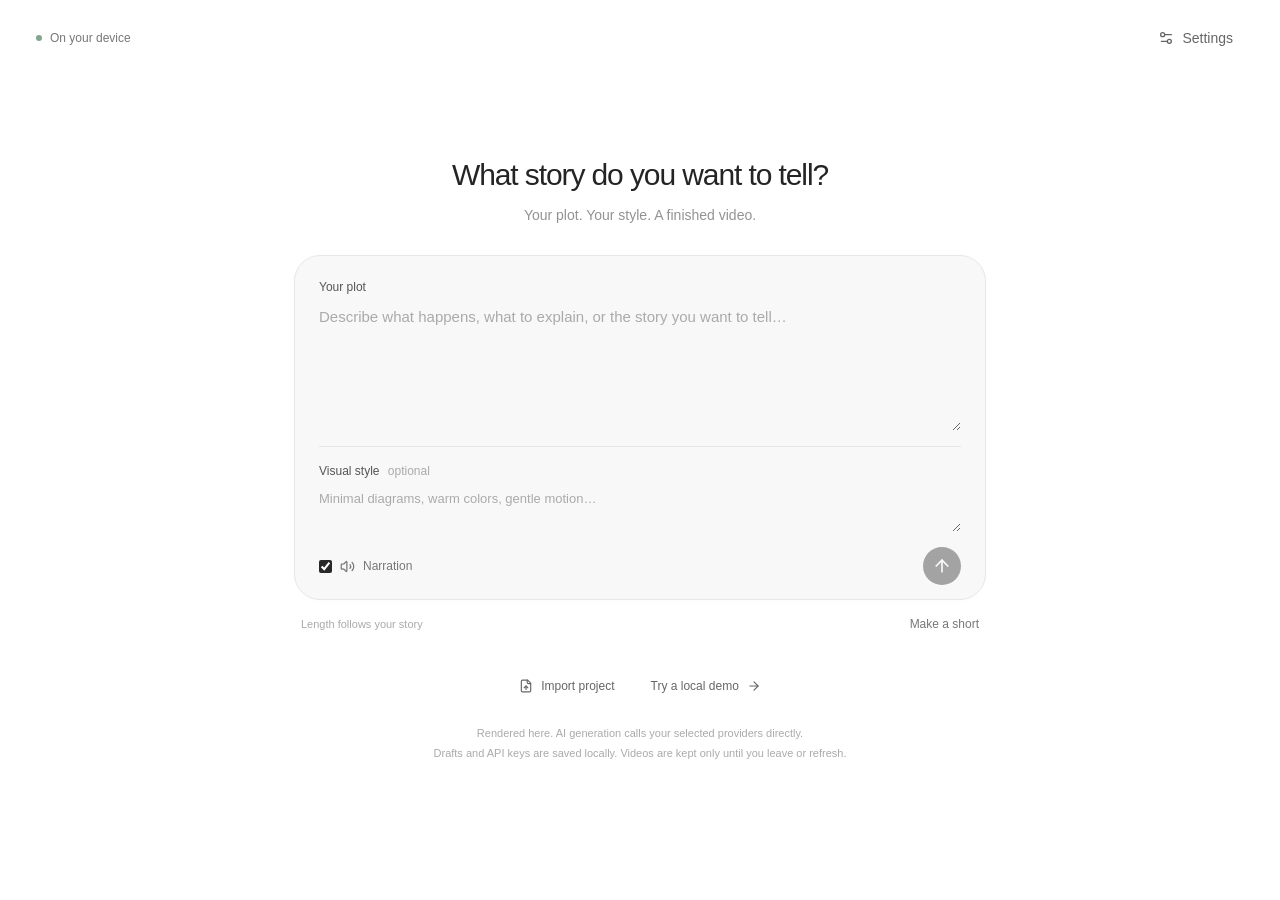
<file: index.html>
<!doctype html>
<html lang="en">
  <head>
    <meta charset="UTF-8" />
    <meta name="viewport" content="width=device-width, initial-scale=1.0" />
    <meta name="theme-color" content="#ffffff" />
    <title>Video Studio</title>
    <script type="module" crossorigin src="./assets/main-5yM1JWxO.js"></script>
    <link rel="stylesheet" crossorigin href="./assets/main-aSyH_kGU.css">
  </head>
  <body>
    <div id="root"></div>
  </body>
</html>
</file>
<file: assets/main-aSyH_kGU.css>
:root{font-family:Inter,-apple-system,BlinkMacSystemFont,Segoe UI,sans-serif;color:#242424;background:#fff;font-synthesis:none;font-size:14px}*{box-sizing:border-box}body{margin:0}button,input,textarea,select{font:inherit}button,a,input,textarea,select{-webkit-tap-highlight-color:transparent}button{cursor:pointer}button:disabled{opacity:.4;cursor:default}button,a{touch-action:manipulation}button:focus-visible,a:focus-visible,summary:focus-visible{outline:2px solid #777;outline-offset:4px}button{border:0}header{height:76px;padding:0 36px;display:flex;align-items:center;justify-content:space-between}.local-indicator{font-size:12px;color:#777;display:flex;align-items:center;gap:8px}.local-indicator>span{width:6px;height:6px;background:#82a58b;border-radius:50%}.plain{display:inline-flex;align-items:center;justify-content:center;gap:8px;padding:9px 11px;background:transparent;color:#666;border-radius:10px}.plain:hover{background:#f4f4f4}.icon{padding:8px}main{width:min(740px,100%);padding:0 24px;margin:80px auto 60px}h1{font-size:30px;font-weight:500;letter-spacing:-1.1px;line-height:1.25;margin:0 0 13px}.compose>h1,.subtitle{text-align:center}.subtitle{color:#929292;margin:0 0 32px;font-size:14px}.composer{background:#f8f8f8;border:1px solid #e7e7e7;border-radius:26px;padding:24px 24px 14px;box-shadow:0 3px 10px #00000003}.composer label{font-size:12px;font-weight:500;color:#555;display:block;margin-bottom:10px}.composer textarea{width:100%;background:transparent;border:0;resize:vertical;outline:none;color:#333;font-size:15px;line-height:1.7;min-height:65px;max-height:300px;padding:0}.composer textarea::placeholder{color:#aaa}.style-field{border-top:1px solid #e5e5e5;padding-top:17px;margin-top:12px}.style-field label span{font-weight:400;color:#aaa;margin-left:5px}.style-field textarea{font-size:13px;min-height:44px;max-height:150px}.composer-bottom{display:flex;align-items:center;justify-content:space-between;margin-top:12px}.composer .toggle,.toggle{display:flex;align-items:center;gap:8px;font-weight:400;color:#777;font-size:12px;margin:0}.toggle input{accent-color:#282828;margin:0;width:13px;height:13px}.send{border-radius:50%;width:38px;height:38px;background:#262626;color:#fff;display:grid;place-items:center}.under-composer{display:flex;align-items:center;justify-content:space-between;padding:13px 7px;font-size:11px;color:#aaa}.text-button{background:transparent;padding:4px 0;font-size:12px;color:#777;text-decoration:none}.text-button:hover{color:#222;text-decoration:underline}.secondary-actions{display:flex;gap:14px;justify-content:center;margin:22px 0 0}.secondary-actions button{font-size:12px}.privacy-note,.muted{font-size:11px;color:#aaa;line-height:1.8;text-align:center}.privacy-note{margin:22px 0 0}.saved{margin-top:56px;border-top:1px solid #ececec;padding-top:20px}summary{cursor:pointer;color:#777;font-size:12px}summary span{color:#aaa;margin-left:8px}.saved-list{margin-top:15px}.saved article{display:flex;align-items:center;gap:20px;padding:15px 0;border-bottom:1px solid #f1f1f1}.saved article>div{flex:1;min-width:0}.saved strong{display:block;font-size:13px;font-weight:500;white-space:nowrap;overflow:hidden;text-overflow:ellipsis}.saved small{display:block;color:#aaa;font-size:10px;margin-top:5px}.download-small{font-size:12px;display:flex;gap:6px;align-items:center;text-decoration:none;color:#555}.primary{display:inline-flex;align-items:center;justify-content:center;gap:9px;background:#282828;border-radius:24px;padding:13px 22px;color:#fff;text-decoration:none;font-size:13px}.primary:hover,.send:hover{background:#444}.finished,.generation{text-align:center;padding:22px 0}.finished>p,.generation>p{color:#888;line-height:1.8}.success-mark,.progress-orbit{display:grid;place-items:center;background:#f7f7f7;border:1px solid #eee;border-radius:50%;width:64px;height:64px;margin:0 auto 28px}.progress-orbit{animation:breathe 2s ease-in-out infinite}.video-details{color:#999;font-size:12px;margin:22px 0}.finished .download{margin:8px 0 20px}.result-actions{display:flex;gap:22px;justify-content:center;margin:8px 0 26px}.generation progress{appearance:none;width:100%;height:5px;border:0;border-radius:10px;overflow:hidden;margin-top:30px}.generation progress::-webkit-progress-bar{background:#eee}.generation progress::-webkit-progress-value{background:#333;transition:width .2s}.generation progress::-moz-progress-bar{background:#333}.progress-caption{display:flex;justify-content:space-between;align-items:center;color:#aaa;font-size:11px;margin:10px 0 34px}.error{margin:24px 0;background:#fff5f3;border:1px solid #eedbd5;color:#974b3e;padding:15px 18px;border-radius:14px;font-size:13px;line-height:1.7;overflow-wrap:anywhere}.import-notice{font-size:12px;color:#777;padding:0 7px}.settings-dialog{border:1px solid #e4e4e4;border-radius:24px;width:min(590px,calc(100% - 32px));max-height:88vh;padding:26px;box-shadow:0 20px 80px #0002;color:#333}.settings-dialog::backdrop{background:#0004;-webkit-backdrop-filter:blur(3px);backdrop-filter:blur(3px)}.dialog-heading{display:flex;align-items:flex-start;justify-content:space-between;margin-bottom:22px}.dialog-heading h2{font-size:20px;letter-spacing:-.5px;font-weight:500;margin:0 0 8px}.dialog-heading p{font-size:12px;color:#999;margin:0}.pipeline-settings section{border:1px solid #e5e5e5;border-radius:16px;padding:20px;background:#fafafa}.block-title{display:flex;align-items:center;gap:9px;margin-bottom:17px}.block-title>span{font-size:10px;color:#aaa;margin-right:4px}.block-title h3{font-size:14px;font-weight:500;margin:0}.pipeline-settings label:not(.toggle){display:block;font-size:11px;color:#777;margin-top:15px}.pipeline-settings input:not([type=checkbox]),.pipeline-settings select{width:100%;background:#fff;border:1px solid #ddd;color:#333;border-radius:9px;padding:10px;margin-top:7px;font-size:13px;outline-color:#888}.pipeline-arrow{display:block;text-align:center;padding:5px;color:#bbb}.field-hint{font-size:11px;line-height:1.7;color:#999;margin:13px 0 0}.pipeline-settings section>p:not(.field-hint){font-size:13px}.dialog-footer{display:flex;justify-content:space-between;margin-top:22px;align-items:center}[hidden]{display:none!important}@keyframes breathe{50%{opacity:.5}}@media(prefers-reduced-motion:reduce){*{animation:none!important;transition:none!important}}@media(max-width:600px){header{height:60px;padding:0 18px}main{margin-top:46px;padding:0 18px}h1{font-size:26px}.composer{padding:20px 18px 14px}.result-actions{flex-wrap:wrap;gap:15px}.saved article{gap:12px}.saved .text-button{font-size:11px}.settings-dialog{padding:20px}.dialog-heading p{max-width:260px}.secondary-actions{gap:6px}.under-composer{font-size:10px}.under-composer button{font-size:11px}}.key-prompt{font-size:13px;line-height:1.7;padding:13px 15px;background:#f3f3f3;border-radius:12px;margin:0 0 20px;color:#555}.pipeline-settings input[aria-invalid=true]{border-color:#a97b63}.dialog-footer{position:sticky;bottom:-26px;background:#fff;padding:16px 0 0;box-shadow:0 -10px 15px #fff}.video-preview{display:block;max-width:100%;max-height:60vh;width:auto;height:auto;margin:24px auto 16px;border-radius:16px;background:#10151d}.preview-container{width:100%}.finished .video-details{margin:16px 0}.generation-error{margin:0 0 28px;outline:none;scroll-margin-top:24px}.generation-error strong{display:block;font-size:15px;font-weight:500}.generation-error p{white-space:pre-wrap;overflow-wrap:anywhere;margin:8px 0 0;font-size:12px;line-height:1.8}.error-actions{display:flex;gap:10px;margin-top:15px}.error-actions .primary{font-size:12px;padding:9px 16px}.error-actions .plain{font-size:12px;color:inherit}.import-notice{display:flex;align-items:center;justify-content:space-between;gap:8px 16px;flex-wrap:wrap;margin:12px 0}.remove-import{display:inline-flex;align-items:center;gap:5px;flex-shrink:0}.studio-app.is-generating main{margin-top:28px}.pipeline-generation{padding:0 0 12px}.generation-heading{text-align:center;margin-bottom:26px}.generation-kicker{display:inline-flex;align-items:center;gap:7px;font-size:9px;letter-spacing:1.8px;color:#888;margin-bottom:17px}.generation-kicker>span{width:5px;height:5px;background:#9e9e9e;border-radius:50%;animation:pipeline-pulse 2s ease-in-out infinite}.generation-heading h1{font-size:29px;margin-bottom:9px;letter-spacing:-1px}.generation-heading p{font-size:13px;color:#999;margin:0}.pipeline-showcase{position:relative;border:1px solid #e7e7e7;background:radial-gradient(ellipse at 50% 30%,#f1f1f180,transparent 70%),#fafafa;border-radius:22px;overflow:hidden}.showcase-top{display:flex;justify-content:space-between;padding:20px 22px 0;font-size:9px;letter-spacing:1.4px;color:#9f9f9f;position:relative;z-index:2}.execution-location{letter-spacing:0;color:#9f9f9f;font-size:10px}.pipeline-illustration{position:relative;height:166px;display:flex;align-items:center;justify-content:center;margin:4px 0 0;isolation:isolate}.illustration-halo{position:absolute;z-index:-1;width:260px;height:140px;top:5px;border-radius:50%;background:radial-gradient(ellipse,#e5e5e58c,transparent 70%);animation:halo-breathe 5s ease-in-out infinite}.orbit-dot{position:absolute;border:1px solid #d1d1d1;border-radius:50%;width:5px;height:5px;animation:orbit-float 4s ease-in-out infinite}.dot-one{left:calc(50% - 148px);top:52px}.dot-two{left:calc(50% + 141px);top:111px;width:3px;height:3px;background:#c2c2c2;animation-delay:-2s}.showcase-caption{text-align:center;padding:3px 24px 24px;animation:caption-in .45s ease-out}.showcase-caption h2{font-size:16px;font-weight:500;letter-spacing:-.3px;margin:0 0 7px;color:#434343}.showcase-caption p{font-size:11px;line-height:1.7;margin:0;color:#9c9c9c}.story-papers{position:relative;width:174px;height:139px;animation:art-float 4s ease-in-out infinite}.paper{position:absolute;width:100px;height:122px;background:#fff;border:1px solid #dadada;border-radius:10px;box-shadow:0 8px 20px #34343410;left:37px;top:8px}.paper-back{transform:rotate(-15deg) translate(-16px,4px);background:#f3f3f3}.paper-middle{transform:rotate(13deg) translate(15px,1px);background:#f9f9f9}.paper-front{padding:12px}.paper-badge{display:flex;color:#929292;margin-bottom:13px}.writing-lines{display:grid;gap:6px}.writing-lines i{display:block;height:3px;background:#e2e2e2;border-radius:3px;transform-origin:left;animation:line-write 3.6s ease-in-out infinite;animation-delay:calc(var(--i)*.15s)}.writing-lines i:last-child{width:60%}.paper-scene{display:flex;gap:4px;margin-top:12px}.paper-scene span{height:17px;flex:1;background:#f0f0f0;border-radius:3px}.floating-badge{position:absolute;right:0;bottom:13px;width:34px;height:34px;display:grid;place-items:center;background:#fff;border:1px solid #dddddd;border-radius:11px;color:#aaa;box-shadow:0 5px 12px #6666660d;animation:art-float 3s ease-in-out infinite reverse}.voice-art{background:#fff;border:1px solid #e1e1e1;box-shadow:0 9px 24px #38383810;border-radius:14px;width:254px;padding:17px 20px 14px;animation:art-float 5s ease-in-out infinite}.wave-label{display:flex;align-items:center;gap:6px;color:#a7a7a7;font-size:7px;letter-spacing:1.3px}.wave-bars{height:65px;display:flex;align-items:center;justify-content:center;gap:4px;margin:5px 0}.wave-bars i{width:5px;height:var(--bar);max-height:55px;border-radius:4px;background:#acacac;animation:wave-dance 1.2s ease-in-out infinite alternate;animation-delay:calc(var(--i)*-.13s)}.wave-bars i:nth-child(3n){background:#d8d8d8}.voice-caption{display:flex;gap:4px;justify-content:center}.voice-caption i{display:block;background:#ececec;border-radius:3px;height:3px;width:30px}.voice-caption i:nth-child(2){width:48px}.scene-art{width:282px;height:139px;background:#fff;border:1px solid #dddddd;border-radius:12px;box-shadow:0 8px 24px #38383810;animation:art-float 5s ease-in-out infinite}.scene-window{height:25px;border-bottom:1px solid #eeeeee;display:flex;align-items:center;gap:4px;padding:0 11px}.scene-window>span{width:4px;height:4px;border-radius:50%;background:#ddd}.scene-window>i{display:block;width:40px;height:3px;background:#ebebeb;border-radius:3px;margin-left:auto}.scene-grid{position:relative;height:113px;background-image:radial-gradient(#e5e5e5 1px,transparent 1px);background-size:12px 12px;border-radius:0 0 12px 12px}.scene-grid svg{position:absolute;inset:0;width:100%;height:100%}.scene-path{stroke:#c8c8c8;stroke-width:1.2;stroke-dasharray:4 4;animation:connection-flow 3s linear infinite}.scene-traveler{fill:#999}.scene-node{position:absolute;display:grid;place-items:center;width:35px;height:33px;border-radius:8px;background:#fff;border:1px solid #d8d8d8;box-shadow:0 3px 8px #5c5c5c08;color:#aaa;animation:node-breathe 3s ease-in-out infinite}.scene-node svg{position:static;width:20px;height:20px}.scene-node-a{left:47px;top:43px}.scene-node-b{left:122px;top:43px;background:#f2f2f2;color:#8c8c8c;animation-delay:-.5s}.scene-node-c{left:197px;top:9px;animation-delay:-1s}.scene-node-d{left:197px;top:76px;animation-delay:-1.5s}.export-art{display:flex;align-items:center;gap:15px;position:relative}.film-ribbon{display:flex;gap:7px;width:137px;overflow:hidden;-webkit-mask-image:linear-gradient(to right,transparent,#000 18%);mask-image:linear-gradient(to right,transparent,#000 18%)}.ribbon-frame{min-width:57px;height:63px;border:1px solid #dddddd;background:#fff;border-radius:7px;display:flex;flex-direction:column;justify-content:space-between;padding:5px;animation:film-drift 2.5s ease-in-out infinite}.ribbon-frame>span{height:3px;background:repeating-linear-gradient(to right,#e1e1e1 0 3px,transparent 3px 8px)}.ribbon-frame>i{height:31px;border-radius:3px;background:linear-gradient(135deg,#f2f2f2,#e3e3e3)}.ribbon-frame:nth-child(2){animation-delay:-.35s}.ribbon-frame:nth-child(3){animation-delay:-.7s}.export-arrow{color:#b4b4b4;position:relative}.export-arrow>span{width:3px;height:3px;background:#949494;position:absolute;left:0;top:9px;border-radius:50%;animation:arrow-travel 1.5s linear infinite}.mp4-file{position:relative;width:74px;height:96px;border:1px solid #d1d1d1;background:#fff;border-radius:12px;box-shadow:0 10px 18px #4242420b;display:flex;flex-direction:column;gap:8px;align-items:center;justify-content:center;color:#929292;overflow:hidden;animation:art-float 3s ease-in-out infinite}.mp4-file strong{font-size:9px;letter-spacing:1.8px;font-weight:500;z-index:1}.mp4-file svg{z-index:1}.file-fill{position:absolute;bottom:0;left:0;right:0;background:#ebebeb;height:12%;animation:file-shimmer 3s ease-in-out infinite}.export-spark{position:absolute;right:-19px;top:-8px;color:#bbb;animation:node-breathe 2s ease-in-out infinite}.generation-pipeline{display:grid;grid-template-columns:repeat(4,minmax(0,1fr));gap:13px;margin:22px 0 0;padding:0;list-style:none}.pipeline-step-card{position:relative;border:1px solid #eaeaea;border-radius:14px;padding:13px 12px 12px;background:#fff;transition:background .4s,border-color .4s,box-shadow .4s;color:#9d9d9d}.pipeline-step-card>strong{font-size:12px;font-weight:500;display:block;margin:12px 0 5px}.step-header{display:flex;justify-content:space-between;align-items:center}.step-symbol{height:30px;width:30px;display:grid;place-items:center;background:#f7f7f7;border:1px solid #eeeeee;border-radius:9px;color:#afafaf}.step-number{font-size:8px;letter-spacing:1px;color:silver}.step-provider{font-size:9px;display:block;white-space:nowrap;overflow:hidden;text-overflow:ellipsis;color:#acacac}.step-state{display:flex;align-items:center;gap:5px;font-size:8px;margin-top:16px;color:#b5b5b5}.step-state>i{height:4px;width:4px;border-radius:50%;background:#d1d1d1}.pipeline-link{position:absolute;width:13px;height:1px;background:#e6e6e6;right:-14px;top:29px}.pipeline-step-card:last-child .pipeline-link{display:none}.pipeline-link i{position:absolute;top:-1px;width:3px;height:3px;border-radius:50%;background:#acacac;opacity:0}.step-active{border-color:#c3c3c3;background:#fbfbfb;box-shadow:0 0 0 3px #f2f2f280;color:#5e5e5e}.step-active .step-symbol{border-color:#d8d8d8;background:#ececec;color:#8c8c8c;animation:active-glow 2.5s ease-in-out infinite}.step-active .step-state{color:#929292}.step-active .step-state>i{background:#999;animation:pipeline-pulse 1.5s ease-in-out infinite}.step-active .pipeline-link i,.step-done .pipeline-link i{opacity:1;animation:link-travel 2s linear infinite}.step-done{color:#727272}.step-done .step-symbol{background:#f6f6f6;border-color:#ececec;color:#a3a3a3}.step-done .step-state{color:#aaa}.step-done .step-state>i{background:#afafaf}.step-skipped{background:#fcfcfc;border-style:dashed}.step-skipped .step-state>i{background:transparent;border:1px solid #c2c2c2}.generation-meter{margin-top:27px}.meter-description{display:flex;justify-content:space-between;gap:15px;align-items:center;font-size:11px;color:#8d8d8d;min-height:23px}.meter-value{font-variant-numeric:tabular-nums;color:#6c6c6c;font-size:16px;font-weight:500;flex-shrink:0}.meter-value small{font-size:9px;margin-left:2px;color:#a5a5a5}.generation-meter progress{appearance:none;width:100%;height:4px;border:0;border-radius:4px;overflow:hidden;display:block;margin-top:9px;background:#ededed}.generation-meter progress::-webkit-progress-bar{background:#ededed}.generation-meter progress::-webkit-progress-value{background:linear-gradient(90deg,#bdbdbd,#999);transition:width .4s}.generation-meter progress::-moz-progress-bar{background:#a1a1a1}.generation-bottom{display:flex;align-items:center;justify-content:space-between;margin:15px 0 0;gap:20px}.generation-bottom p{color:#afafaf;font-size:10px;margin:0;line-height:1.6}.generation-bottom button{font-size:10px;color:#9b9b9b}.generation-bottom button:hover{color:#5c5c5c}@keyframes pipeline-pulse{50%{opacity:.35}}@keyframes halo-breathe{50%{transform:scale(1.1);opacity:.6}}@keyframes orbit-float{50%{transform:translate(4px,-7px)}}@keyframes art-float{50%{transform:translateY(-5px)}}@keyframes line-write{0%,15%{transform:scaleX(.2);opacity:.3}45%,80%{transform:scaleX(1);opacity:1}to{opacity:.3}}@keyframes wave-dance{0%{transform:scaleY(.35)}to{transform:scaleY(1)}}@keyframes connection-flow{to{stroke-dashoffset:-24}}@keyframes node-breathe{50%{box-shadow:0 0 0 4px #f1f1f1;transform:translateY(-2px)}}@keyframes film-drift{50%{transform:translate(5px);opacity:.6}}@keyframes arrow-travel{0%{transform:translate(0);opacity:0}50%{opacity:1}to{transform:translate(18px);opacity:0}}@keyframes file-shimmer{50%{height:80%;opacity:.5}}@keyframes active-glow{50%{box-shadow:0 0 0 4px #ececec70}}@keyframes link-travel{0%{transform:translate(0);opacity:0}50%{opacity:1}to{transform:translate(11px);opacity:0}}@keyframes caption-in{0%{opacity:0;transform:translateY(4px)}to{opacity:1;transform:translateY(0)}}@media(max-width:600px){.studio-app.is-generating main{margin-top:22px}.generation-heading h1{font-size:25px}.generation-pipeline{gap:8px}.pipeline-step-card{padding:10px 8px}.step-provider{font-size:8px}.step-symbol{width:26px;height:26px}.step-number{display:none}.pipeline-link{width:8px;right:-9px;top:24px}.pipeline-step-card>strong{font-size:10px}.showcase-caption{padding:3px 16px 22px}.showcase-caption p{font-size:10px}.generation-bottom{gap:12px}.generation-bottom p{font-size:9px}.generation-meter{margin-top:22px}}@media(max-width:370px){.generation-pipeline{grid-template-columns:repeat(2,minmax(0,1fr))}.pipeline-link{display:none}}@media(prefers-reduced-motion:reduce){.pipeline-generation *{animation:none!important;transition:none!important}.scene-traveler{display:none}}.studio-app.is-generating main{margin-top:18px}.generation-heading{margin-bottom:20px}.pipeline-illustration{height:148px}.showcase-caption{padding-bottom:20px}.generation-pipeline{margin-top:18px}.step-state{margin-top:12px}.generation-meter{margin-top:23px}.showcase-caption p{color:#7a7a7a}.pipeline-step-card{color:#797979}.step-provider{color:#7f7f7f}.step-state{color:#868686}.meter-description{color:#6f6f6f}.generation-bottom p{color:#868686}.generation-bottom button{color:#6f6f6f}.pipeline-generation{--pipeline-ink:#292929;--pipeline-muted:#737373;--pipeline-success:#19805f}.generation-heading p,.generation-kicker,.showcase-top,.execution-location,.showcase-caption p,.step-provider,.step-state,.meter-description,.meter-value small,.generation-bottom p,.generation-bottom button{color:var(--pipeline-muted)}.pipeline-showcase{background:radial-gradient(ellipse at 50% 30%,#efefef80,transparent 70%),#fafafa;border-color:#e5e5e5}.showcase-caption h2,.pipeline-step-card,.meter-value{color:var(--pipeline-ink)}.illustration-halo{background:radial-gradient(ellipse,#e8e8e88c,transparent 70%)}.generation-kicker>span,.scene-traveler,.export-arrow>span,.pipeline-link i{background:#444;fill:#444}.paper-badge,.floating-badge,.wave-label,.scene-node,.export-arrow,.mp4-file,.export-spark{color:#666}.writing-lines i{background:#d1d1d1}.wave-bars i{background:#555}.wave-bars i:nth-child(3n){background:#b6b6b6}.scene-path{stroke:#b4b4b4}.scene-node-b{background:#ededed;color:#303030;border-color:#cdcdcd}.step-symbol{color:#777;background:#f5f5f5;border-color:#e8e8e8}.step-active{border-color:#a3a3a3;background:#fff;box-shadow:0 0 0 3px #00000005;color:var(--pipeline-ink)}.step-active .step-symbol{background:#303030;border-color:#303030;color:#fff}.step-active .step-state{color:#525252}.step-active .step-state>i{background:#303030}.step-done{color:var(--pipeline-ink)}.step-done .step-symbol{background:#edf6f1;border-color:#dfede5;color:var(--pipeline-success)}.step-done .step-state{color:var(--pipeline-success)}.step-done .step-state>i{background:var(--pipeline-success)}.generation-meter progress,.generation-meter progress::-webkit-progress-bar{background:#ebebeb}.generation-meter progress::-webkit-progress-value{background:linear-gradient(90deg,#686868,#292929)}.generation-meter progress::-moz-progress-bar{background:#303030}.generation-bottom button:hover{color:#181818}
</file>
